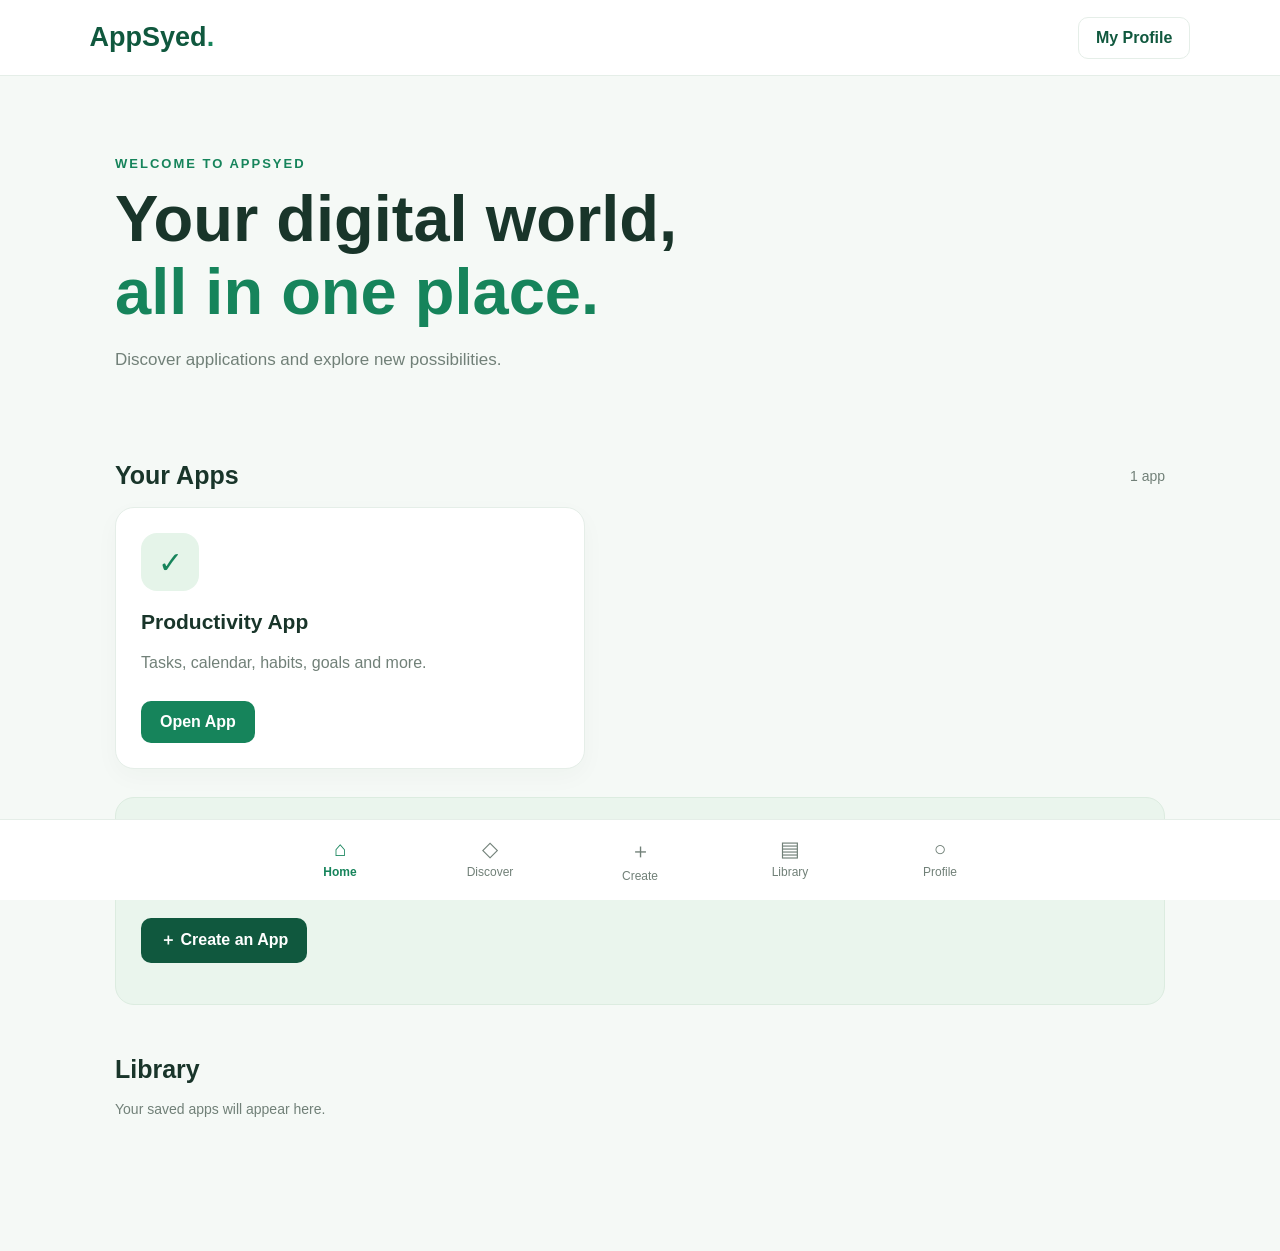
<file: index.html>
<!DOCTYPE html>
<html lang="en">
<head>
<meta charset="UTF-8">
<meta name="viewport" content="width=device-width, initial-scale=1">
<meta name="theme-color" content="#16845b">
<title>AppSyed</title>
<style>
:root{
  --green:#16845b;--dark:#10583e;--bg:#f5f9f6;
  --text:#19352a;--muted:#718078;--border:#e5eee8;
}
*{box-sizing:border-box}
body{margin:0;font-family:Arial,sans-serif;background:var(--bg);color:var(--text)}
button,input{font:inherit}
button,a{cursor:pointer}
a{text-decoration:none;color:inherit}
header{
  height:76px;background:white;border-bottom:1px solid var(--border);
  display:flex;align-items:center;justify-content:space-between;padding:0 7%;
}
.logo{font-size:27px;font-weight:800;color:var(--dark)}
.logo span{color:var(--green)}
.profile-btn{
  border:1px solid var(--border);background:white;padding:11px 17px;
  border-radius:10px;color:var(--dark);font-weight:bold
}
main{width:min(1050px,88%);margin:auto;padding:55px 0 120px}
.hero{padding:25px 0 45px}
.eyebrow{color:var(--green);font-size:13px;font-weight:bold;letter-spacing:2px}
.hero h1{font-size:clamp(38px,6vw,65px);line-height:1.12;margin:12px 0}
.hero h1 span{color:var(--green)}
.hero p{font-size:17px;color:var(--muted);line-height:1.7}
.section-heading{
  display:flex;align-items:center;justify-content:space-between;
  margin:25px 0 17px
}
.section-heading h2{margin:0;font-size:25px}
.count{color:var(--muted);font-size:14px}
.app-card{
  background:white;border:1px solid var(--border);border-radius:19px;
  padding:25px;max-width:470px;box-shadow:0 8px 25px #18352a08
}
.app-icon{
  height:58px;width:58px;border-radius:16px;background:#e5f4e9;
  color:var(--green);display:grid;place-items:center;font-size:30px
}
.app-card h3{font-size:21px;margin:19px 0 8px}
.app-card p,.creator p{color:var(--muted);line-height:1.6}
.open-btn,.create-btn{
  display:inline-block;border:0;background:var(--green);color:white;
  padding:12px 19px;border-radius:10px;font-weight:bold;margin-top:9px
}
.creator{
  margin-top:28px;padding:25px;border-radius:19px;
  background:#eaf5ed;border:1px solid #dcece0
}
.creator h2{margin:0}
.creator button{background:var(--dark)}
.bottom-nav{
  position:fixed;bottom:0;left:0;right:0;display:flex;justify-content:center;
  background:white;border-top:1px solid var(--border);
  padding:10px 8px calc(10px + env(safe-area-inset-bottom));z-index:5
}
.bottom-nav a{
  flex:1;max-width:150px;text-align:center;color:var(--muted);
  font-size:12px;padding:7px 2px
}
.bottom-nav a span{display:block;font-size:21px;margin-bottom:4px}
.bottom-nav a.active{color:var(--green);font-weight:bold}
.overlay{
  display:none;position:fixed;inset:0;background:#10251c99;
  z-index:10;overflow:auto;padding:22px
}
.overlay.show{display:grid;place-items:center}
.dialog{
  background:white;border-radius:19px;padding:25px;width:min(480px,100%);
  max-height:92vh;overflow:auto
}
.dialog h2{margin-top:0}
.close{float:right;border:0;background:#edf5ef;border-radius:8px;padding:8px 12px}
.field{
  width:100%;padding:13px;margin:9px 0;
  border:1px solid var(--border);border-radius:10px
}
.action{
  width:100%;border:0;border-radius:10px;padding:13px;
  margin-top:9px;background:var(--green);color:white;font-weight:bold
}
.secondary{background:#edf5ef;color:var(--dark)}
.text-button{border:0;background:none;color:var(--green);padding:13px 0}
.profile-item{
  width:100%;display:flex;align-items:center;gap:12px;text-align:left;
  padding:12px;border:1px solid var(--border);border-radius:12px;
  background:white;margin:9px 0;color:var(--text)
}
.avatar{
  width:42px;height:42px;border-radius:13px;background:#e5f4e9;
  color:var(--green);display:grid;place-items:center;font-weight:bold;
  flex-shrink:0
}
.profile-info{flex:1}
.profile-info small{display:block;color:var(--muted);margin-top:4px}
.message{font-size:13px;color:#b53c3c;line-height:1.5;min-height:18px}
.notice{
  font-size:13px;color:var(--dark);background:#edf5ef;
  padding:11px;border-radius:9px;line-height:1.5;margin:12px 0
}
.owner-tools{border-top:1px solid var(--border);margin-top:18px;padding-top:15px}
.owner-tools h3{margin-bottom:5px}
.member-row{
  padding:12px 0;border-bottom:1px solid var(--border);
  display:flex;align-items:center;justify-content:space-between;gap:10px
}
.member-row small{display:block;color:var(--muted);margin-top:4px}
.manage-btn{
  border:0;background:var(--soft,#eaf5ed);color:var(--dark);
  padding:9px 11px;border-radius:9px;font-weight:bold;white-space:nowrap
}
.permission-list{display:grid;gap:9px;margin:18px 0}
.permission-option{
  display:flex;align-items:center;gap:11px;padding:12px;
  border:1px solid var(--border);border-radius:10px
}
.permission-option input{width:19px;height:19px;accent-color:var(--green)}
.permission-option span{flex:1}
.permission-option small{display:block;color:var(--muted);margin-top:3px}
@media(max-width:600px){
  header{height:65px;padding:0 5%}
  main{width:90%;padding-top:35px}
  .hero{padding-bottom:28px}
  .hero p{font-size:15px}
  .dialog{padding:20px}
}
</style>
</head>
<body>

<header>
  <a class="logo" href="index.html">AppSyed<span>.</span></a>
  <button class="profile-btn" onclick="openProfiles()">My Profile</button>
</header>

<main>
  <section class="hero" id="home">
    <div class="eyebrow">WELCOME TO APPSYED</div>
    <h1>Your digital world,<br><span>all in one place.</span></h1>
    <p>Discover applications and explore new possibilities.</p>
  </section>

  <section id="discover">
    <div class="section-heading">
      <h2>Your Apps</h2>
      <span class="count">1 app</span>
    </div>
    <article class="app-card">
      <div class="app-icon">✓</div>
      <h3>Productivity App</h3>
      <p>Tasks, calendar, habits, goals and more.</p>
      <a class="open-btn" href="src/apps/productivity.html">Open App</a>
    </article>
  </section>

  <section class="creator" id="create">
    <h2>Creator Studio</h2>
    <p>Have an idea? Create your own application and publish it on AppSyed.</p>
    <button class="create-btn" onclick="showCreatorMessage()">＋ Create an App</button>
    <p id="creatorMessage" aria-live="polite"></p>
  </section>

  <section id="library" style="padding-top:25px">
    <div class="section-heading"><h2>Library</h2></div>
    <p class="count">Your saved apps will appear here.</p>
  </section>
</main>

<nav class="bottom-nav">
  <a href="#home" class="active"><span>⌂</span>Home</a>
  <a href="#discover"><span>◇</span>Discover</a>
  <a href="#create"><span>＋</span>Create</a>
  <a href="#library"><span>▤</span>Library</a>
  <a href="#profile" onclick="openProfiles();return false"><span>○</span>Profile</a>
</nav>

<!-- PROFILE WINDOW -->
<div class="overlay" id="profileOverlay">
  <div class="dialog">
    <button class="close" onclick="closeDialogs()">✕</button>
    <h2>My Profile</h2>
    <p style="color:var(--muted)">Choose your profile to continue.</p>

    <div id="signedInStatus"></div>
    <div id="profileList"></div>

    <div id="ownerTools" class="owner-tools" style="display:none">
      <h3>Pending profile requests</h3>
      <p class="count">Approve profiles to let them sign in.</p>
      <div id="pendingList"></div>

      <h3 style="margin-top:23px">Family permissions</h3>
      <p class="count">Choose what each approved family member can access.</p>
      <div id="memberPermissionsList"></div>
    </div>

    <div id="profileMessage" class="message"></div>
    <button class="action" onclick="showCreate()">＋ Add a profile</button>
    <button id="signOutButton" class="action secondary"
      style="display:none" onclick="signOut()">Sign out of current profile</button>
    <p class="notice">Profiles and permissions are saved in device-managed browser storage.</p>
  </div>
</div>

<!-- PIN WINDOW -->
<div class="overlay" id="loginOverlay">
  <div class="dialog">
    <button class="close" onclick="closeDialogs()">✕</button>
    <h2 id="loginTitle">Enter your PIN</h2>
    <p style="color:var(--muted)">Enter your PIN to open your profile.</p>
    <input id="loginPin" class="field" type="password"
      inputmode="numeric" maxlength="8" placeholder="4–8 digit PIN">
    <div id="loginMessage" class="message"></div>
    <button class="action" onclick="login()">Continue</button>
    <button class="text-button" onclick="backToProfiles()">← Back to profiles</button>
  </div>
</div>

<!-- CREATE PROFILE WINDOW -->
<div class="overlay" id="createOverlay">
  <div class="dialog">
    <button class="close" onclick="closeDialogs()">✕</button>
    <h2>Create a profile</h2>
    <p style="color:var(--muted)">Create a separate profile with its own PIN.</p>
    <input id="newName" class="field" maxlength="35" placeholder="Profile name">
    <input id="newPin" class="field" type="password"
      inputmode="numeric" maxlength="8" placeholder="Create a 4–8 digit PIN">
    <input id="confirmPin" class="field" type="password"
      inputmode="numeric" maxlength="8" placeholder="Confirm PIN">
    <div id="createMessage" class="message"></div>
    <button class="action" onclick="createProfile()">Create profile</button>
    <button class="text-button" onclick="backToProfiles()">← Back</button>
  </div>
</div>

<!-- PERMISSIONS WINDOW -->
<div class="overlay" id="permissionsOverlay">
  <div class="dialog">
    <button class="close" onclick="closeDialogs()">✕</button>
    <h2>Member permissions</h2>
    <p style="color:var(--muted)" id="permissionMemberName"></p>
    <p class="notice">Tick the sections this member is allowed to open.</p>
    <div id="permissionOptions" class="permission-list"></div>
    <div id="permissionMessage" class="message"></div>
    <button class="action" onclick="savePermissions()">Save permissions</button>
    <button class="text-button" onclick="backToOwnerPanel()">← Back to family settings</button>
  </div>
</div>

<script src="src/storage.js"></script>
<script>
"use strict";

const ACTIVE_PROFILE_KEY="appsyed_active_profile";

const PERMISSIONS=[
  {key:"tasks",name:"Tasks",description:"Create and manage tasks"},
  {key:"calendar",name:"Calendar",description:"View task deadlines and calendar"},
  {key:"habits",name:"Habits",description:"Manage daily habits"},
  {key:"goals",name:"Goals",description:"Create and update goals"},
  {key:"focus",name:"Focus",description:"Use the focus timer"},
  {key:"statistics",name:"Statistics",description:"View productivity statistics"},
  {key:"files",name:"Files",description:"Save and open attachments"},
  {key:"settings",name:"Settings",description:"Change personal app settings"}
];

let selectedProfile=null;
let permissionsMemberId=null;

function closeDialogs(){
  document.querySelectorAll(".overlay").forEach(el=>el.classList.remove("show"));
}
function showOverlay(id){
  closeDialogs();
  document.getElementById(id).classList.add("show");
}
function openProfiles(){
  showOverlay("profileOverlay");
  loadProfiles();
}
function backToProfiles(){openProfiles();}
function backToOwnerPanel(){openProfiles();}

function showCreate(){
  showOverlay("createOverlay");
  document.getElementById("createMessage").textContent="";
  document.getElementById("newName").value="";
  document.getElementById("newPin").value="";
  document.getElementById("confirmPin").value="";
}
function showLogin(profile){
  selectedProfile=profile;
  showOverlay("loginOverlay");
  document.getElementById("loginTitle").textContent="Hello, "+profile.name;
  document.getElementById("loginPin").value="";
  document.getElementById("loginMessage").textContent="";
}

function bytesToBase64(bytes){
  return btoa(Array.from(bytes).map(b=>String.fromCharCode(b)).join(""));
}
async function hashPin(pin,salt){
  const key=await crypto.subtle.importKey(
    "raw",new TextEncoder().encode(pin),"PBKDF2",false,["deriveBits"]
  );
  const result=await crypto.subtle.deriveBits({
    name:"PBKDF2",salt,iterations:150000,hash:"SHA-256"
  },key,256);
  return bytesToBase64(new Uint8Array(result));
}

async function createProfile(){
  const message=document.getElementById("createMessage");
  const name=document.getElementById("newName").value.trim();
  const pin=document.getElementById("newPin").value;
  const confirm=document.getElementById("confirmPin").value;
  message.textContent="";

  if(!name){message.textContent="Enter a profile name.";return;}
  if(!/^\d{4,8}$/.test(pin)){message.textContent="PIN must be 4–8 digits.";return;}
  if(pin!==confirm){message.textContent="The PINs do not match.";return;}

  try{
    const profiles=await AppSyedStorage.getProfiles();
    const isOwner=profiles.length===0;
    const salt=crypto.getRandomValues(new Uint8Array(16));

    const profile={
      id:crypto.randomUUID(),
      name,
      role:isOwner?"Main Owner":"Family Member",
      status:isOwner?"approved":"pending",
      pinSalt:bytesToBase64(salt),
      pinHash:await hashPin(pin,salt),
      permissions:Object.fromEntries(PERMISSIONS.map(item=>[item.key,true])),
      createdAt:new Date().toISOString()
    };

    await AppSyedStorage.saveProfile(profile);
    closeDialogs();
    openProfiles();

    if(!isOwner){
      document.getElementById("profileMessage").textContent=
        "Profile request saved. The Main Owner must approve it.";
    }
  }catch(error){
    message.textContent=error.message||"Could not save the profile.";
  }
}

async function loadProfiles(){
  const list=document.getElementById("profileList");
  const message=document.getElementById("profileMessage");
  const ownerTools=document.getElementById("ownerTools");
  const signedIn=document.getElementById("signedInStatus");
  const signOut=document.getElementById("signOutButton");

  list.replaceChildren();
  message.textContent="";
  ownerTools.style.display="none";
  signedIn.replaceChildren();
  signOut.style.display="none";

  try{
    const profiles=await AppSyedStorage.getProfiles();
    const activeId=sessionStorage.getItem(ACTIVE_PROFILE_KEY);
    const active=activeId?profiles.find(p=>
      p.id===activeId&&p.status==="approved"
    ):null;

    if(active){
      const box=document.createElement("div");
      box.className="notice";
      box.textContent="Signed in as "+active.name+" ("+active.role+").";
      signedIn.append(box);
      signOut.style.display="block";
    }

    const approved=profiles.filter(p=>p.status==="approved");
    const pending=profiles.filter(p=>p.status==="pending");

    if(!approved.length){
      const note=document.createElement("p");
      note.className="count";
      note.textContent="No profiles yet. Create the first profile to become Main Owner.";
      list.append(note);
    }

    approved.forEach(profile=>{
      const button=document.createElement("button");
      button.className="profile-item";

      const avatar=document.createElement("span");
      avatar.className="avatar";
      avatar.textContent=profile.name.charAt(0).toUpperCase();

      const info=document.createElement("span");
      info.className="profile-info";

      const name=document.createElement("strong");
      name.textContent=profile.name;

      const role=document.createElement("small");
      role.textContent=profile.role;

      info.append(name,role);
      button.append(avatar,info);
      button.onclick=()=>showLogin(profile);
      list.append(button);
    });

    if(active&&active.role==="Main Owner"){
      ownerTools.style.display="block";
      renderPendingRequests(pending);
      renderMemberPermissionList(approved);
    }else if(pending.length){
      const note=document.createElement("p");
      note.className="notice";
      note.textContent=pending.length+" profile request(s) awaiting Main Owner approval.";
      list.append(note);
    }
  }catch(error){
    message.textContent="Could not read device storage. Check that src/storage.js is saved.";
  }
}

function renderPendingRequests(pending){
  const container=document.getElementById("pendingList");
  container.replaceChildren();

  if(!pending.length){
    const note=document.createElement("p");
    note.className="count";
    note.textContent="There are no pending requests.";
    container.append(note);
    return;
  }

  pending.forEach(request=>{
    const row=document.createElement("div");
    row.className="member-row";

    const info=document.createElement("div");
    const name=document.createElement("strong");
    name.textContent=request.name;
    const detail=document.createElement("small");
    detail.textContent="Waiting for approval";
    info.append(name,detail);

    const approve=document.createElement("button");
    approve.className="manage-btn";
    approve.textContent="Approve";
    approve.onclick=()=>approveProfile(request.id);

    row.append(info,approve);
    container.append(row);
  });
}

function renderMemberPermissionList(approved){
  const container=document.getElementById("memberPermissionsList");
  container.replaceChildren();

  const members=approved.filter(p=>p.role!=="Main Owner");

  if(!members.length){
    const note=document.createElement("p");
    note.className="count";
    note.textContent="Approved family profiles will appear here.";
    container.append(note);
    return;
  }

  members.forEach(member=>{
    const row=document.createElement("div");
    row.className="member-row";

    const info=document.createElement("div");
    const name=document.createElement("strong");
    name.textContent=member.name;
    const detail=document.createElement("small");
    const permissions=member.permissions||{};
    const allowed=PERMISSIONS.filter(item=>permissions[item.key]!==false).length;
    detail.textContent=allowed+" of "+PERMISSIONS.length+" sections allowed";
    info.append(name,detail);

    const manage=document.createElement("button");
    manage.className="manage-btn";
    manage.textContent="Manage";
    manage.onclick=()=>openPermissions(member.id);

    row.append(info,manage);
    container.append(row);
  });
}

async function approveProfile(profileId){
  const message=document.getElementById("profileMessage");
  try{
    const ownerId=sessionStorage.getItem(ACTIVE_PROFILE_KEY);
    const owner=ownerId?await AppSyedStorage.getProfile(ownerId):null;

    if(!owner||owner.role!=="Main Owner"||owner.status!=="approved"){
      message.textContent="Only the signed-in Main Owner can approve profiles.";
      return;
    }

    const request=await AppSyedStorage.getProfile(profileId);
    if(!request||request.status!=="pending"){
      message.textContent="This request is no longer pending.";
      return;
    }

    request.status="approved";
    request.approvedAt=new Date().toISOString();
    request.approvedBy=owner.id;
    request.permissions=request.permissions||Object.fromEntries(
      PERMISSIONS.map(item=>[item.key,true])
    );

    await AppSyedStorage.saveProfile(request);
    await loadProfiles();
    document.getElementById("profileMessage").textContent=
      request.name+" has been approved.";
  }catch(error){
    message.textContent="Could not approve this profile.";
  }
}

async function openPermissions(memberId){
  const ownerId=sessionStorage.getItem(ACTIVE_PROFILE_KEY);
  const owner=ownerId?await AppSyedStorage.getProfile(ownerId):null;

  if(!owner||owner.role!=="Main Owner"){
    document.getElementById("profileMessage").textContent=
      "Only the Main Owner can change family permissions.";
    return;
  }

  const member=await AppSyedStorage.getProfile(memberId);
  if(!member||member.role==="Main Owner"||member.status!=="approved")return;

  permissionsMemberId=memberId;
  document.getElementById("permissionMemberName").textContent=
    "Choose sections allowed for "+member.name+".";

  const current=member.permissions||{};
  const container=document.getElementById("permissionOptions");
  container.replaceChildren();

  PERMISSIONS.forEach(item=>{
    const label=document.createElement("label");
    label.className="permission-option";

    const checkbox=document.createElement("input");
    checkbox.type="checkbox";
    checkbox.dataset.permission=item.key;
    checkbox.checked=current[item.key]!==false;

    const text=document.createElement("span");
    const name=document.createElement("strong");
    name.textContent=item.name;
    const description=document.createElement("small");
    description.textContent=item.description;
    text.append(name,description);

    label.append(checkbox,text);
    container.append(label);
  });

  document.getElementById("permissionMessage").textContent="";
  showOverlay("permissionsOverlay");
}

async function savePermissions(){
  const message=document.getElementById("permissionMessage");
  message.textContent="";

  try{
    const ownerId=sessionStorage.getItem(ACTIVE_PROFILE_KEY);
    const owner=ownerId?await AppSyedStorage.getProfile(ownerId):null;

    if(!owner||owner.role!=="Main Owner"||owner.status!=="approved"){
      message.textContent="Only the Main Owner can save permissions.";
      return;
    }

    const member=await AppSyedStorage.getProfile(permissionsMemberId);
    if(!member||member.role==="Main Owner"){
      message.textContent="Family profile not found.";
      return;
    }

    const permissions={};
    document.querySelectorAll("[data-permission]").forEach(input=>{
      permissions[input.dataset.permission]=input.checked;
    });

    member.permissions=permissions;
    member.permissionsUpdatedAt=new Date().toISOString();
    await AppSyedStorage.saveProfile(member);

    openProfiles();
    document.getElementById("profileMessage").textContent=
      "Permissions saved for "+member.name+".";
  }catch(error){
    message.textContent="Could not save these permissions. Try again.";
  }
}

async function login(){
  const message=document.getElementById("loginMessage");
  const pin=document.getElementById("loginPin").value;
  message.textContent="";

  if(!selectedProfile){message.textContent="Choose a profile first.";return;}
  if(!/^\d{4,8}$/.test(pin)){message.textContent="Enter your 4–8 digit PIN.";return;}

  try{
    const profile=await AppSyedStorage.getProfile(selectedProfile.id);

    if(!profile||profile.status!=="approved"){
      message.textContent="This profile has not been approved yet.";
      return;
    }

    const salt=Uint8Array.from(atob(profile.pinSalt),c=>c.charCodeAt(0));
    const entered=await hashPin(pin,salt);

    if(entered!==profile.pinHash){
      message.textContent="Incorrect PIN. Try again.";
      return;
    }

    sessionStorage.setItem(ACTIVE_PROFILE_KEY,profile.id);
    selectedProfile=null;

    if(profile.role==="Main Owner"){
      openProfiles();
      document.getElementById("profileMessage").textContent=
        "Main Owner signed in. Family settings are available below.";
    }else{
      closeDialogs();
      alert("Welcome, "+profile.name+"! Your family permissions are saved.");
    }
  }catch(error){
    message.textContent="Could not verify your PIN. Please try again.";
  }
}

function signOut(){
  sessionStorage.removeItem(ACTIVE_PROFILE_KEY);
  selectedProfile=null;
  openProfiles();
  document.getElementById("profileMessage").textContent="You have signed out.";
}

function showCreatorMessage(){
  document.getElementById("creatorMessage").textContent=
    "Creator Studio is coming next. App creation and publishing will be free.";
}

document.querySelectorAll(".bottom-nav a").forEach(link=>{
  link.addEventListener("click",()=>{
    document.querySelectorAll(".bottom-nav a").forEach(a=>a.classList.remove("active"));
    link.classList.add("active");
  });
});

async function initialise(){
  try{
    await AppSyedStorage.openDatabase();
  }catch(error){
    console.error("AppSyed storage could not open:",error);
  }
}
initialise();
</script>
</body>
</html>
</file>
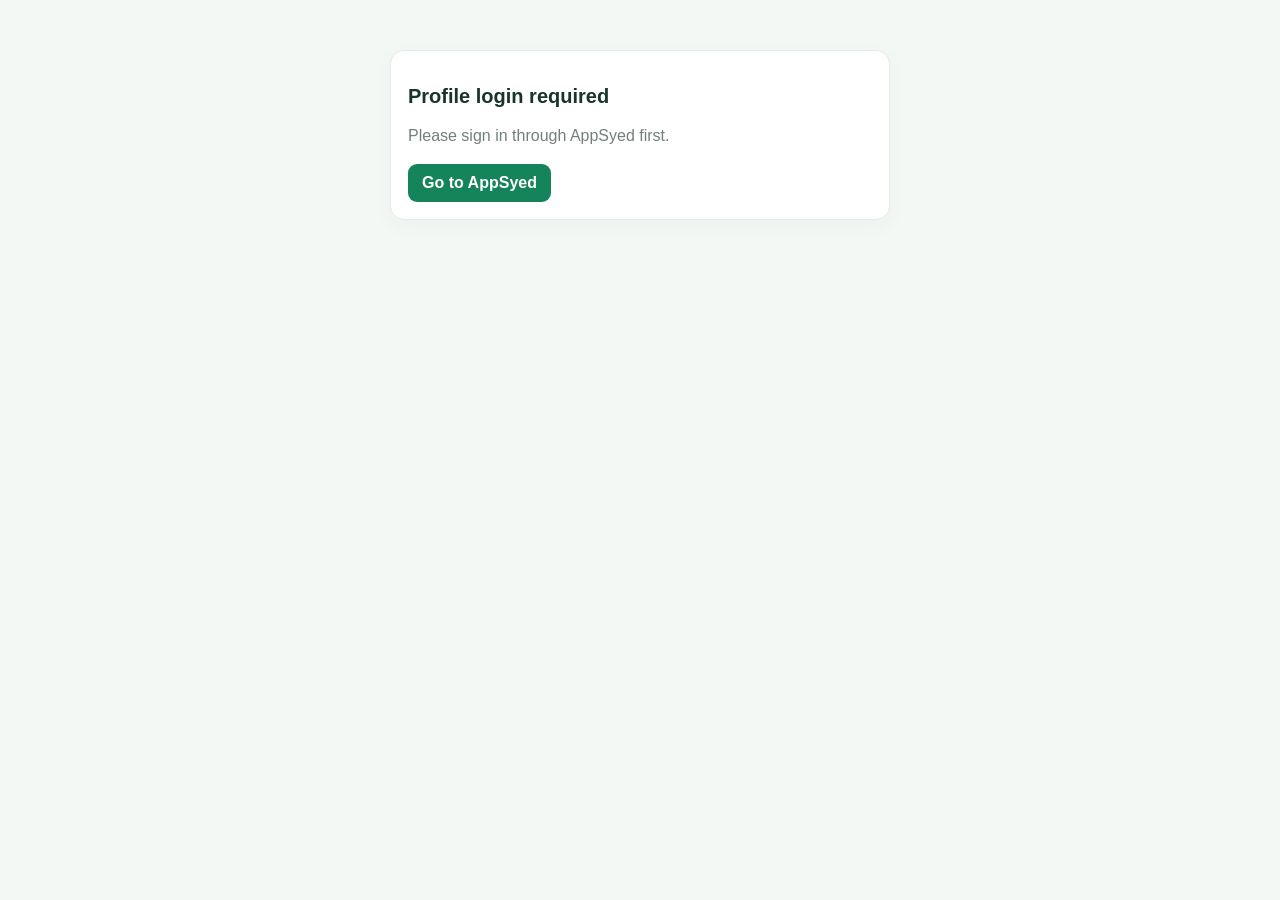
<file: src/apps/productivity.html>
<!DOCTYPE html>
<html lang="en">
<head>
<meta charset="UTF-8">
<meta name="viewport" content="width=device-width, initial-scale=1">
<meta name="theme-color" content="#16845b">
<title>AppSyed Productivity</title>

<style>
:root{
  --g:#16845b;--d:#10583e;--bg:#f4f8f5;--panel:#fff;
  --t:#19352a;--m:#718078;--b:#e5ece7;--soft:#eaf5ed;
}
body.dark{
  --bg:#15221b;--panel:#203129;--t:#edf6ef;
  --m:#aab9af;--b:#35483c;--soft:#2b4234;
}
*{box-sizing:border-box}
body{margin:0;background:var(--bg);color:var(--t);font-family:Arial,sans-serif}
button,input,select,textarea{font:inherit}
button{cursor:pointer}
.hide{display:none!important}
header{
  position:sticky;top:0;z-index:5;background:var(--panel);
  border-bottom:1px solid var(--b);padding:15px 5%;
  display:flex;align-items:center;justify-content:space-between
}
.logo{font-size:24px;font-weight:bold;color:var(--g);text-decoration:none}
header small{color:var(--m)}
main{width:min(1100px,92%);margin:auto;padding:25px 0 110px}
.page{display:none}
.page.active{display:block}
h1{font-size:29px;margin:0 0 7px}
h2{font-size:20px}
.muted,.note{color:var(--m);line-height:1.5}
.grid{display:grid;grid-template-columns:repeat(auto-fit,minmax(165px,1fr));gap:13px}
.card,.task,.member-card{
  background:var(--panel);border:1px solid var(--b);
  border-radius:14px;padding:17px;box-shadow:0 6px 20px #153d2709
}
.stat-label{color:var(--m);font-size:13px}
.stat-number{font-size:28px;font-weight:bold;margin-top:9px}
.green{color:var(--g)}
.section-title{
  display:flex;justify-content:space-between;align-items:center;
  gap:10px;margin:25px 0 12px
}
.section-title h2{margin:0}
.field{margin:10px 0}
.field label{display:block;font-size:12px;color:var(--m);margin-bottom:6px}
input,select,textarea{
  width:100%;padding:11px;border:1px solid var(--b);
  border-radius:9px;background:var(--panel);color:var(--t)
}
textarea{min-height:75px}
.form-grid{display:grid;grid-template-columns:1fr 1fr;gap:10px}
.full{grid-column:1/-1}
.primary,.secondary,.danger{
  border:0;padding:10px 14px;border-radius:9px;font-weight:bold
}
.primary{background:var(--g);color:white}
.secondary{background:var(--soft);color:var(--d)}
body.dark .secondary{color:#c4ebd0}
.danger{background:#fbeaea;color:#b53c3c}
.actions{display:flex;gap:8px;flex-wrap:wrap;margin-top:12px}
.task-list{display:grid;gap:10px}
.task{box-shadow:none}
.task-title{font-weight:bold}
.task-meta{font-size:12px;color:var(--m);margin-top:8px;line-height:1.6}
.task-check{width:18px;height:18px;accent-color:var(--g)}
.task-head{display:flex;gap:10px;align-items:flex-start}
.task-content{flex:1;min-width:0}
.tag{
  display:inline-block;background:var(--soft);color:var(--d);
  padding:4px 8px;border-radius:18px;margin:3px 4px 0 0;font-size:11px
}
body.dark .tag{color:#c4ebd0}
.tag.red{background:#fbeaea;color:#b53c3c}
.tag.shared{background:#e8efff;color:#3456a4}
.filters{display:flex;gap:6px;flex-wrap:wrap;margin:13px 0}
.filters button{
  border:1px solid var(--b);border-radius:20px;background:var(--panel);
  color:var(--t);padding:7px 11px;font-size:12px
}
.filters button.selected{background:var(--g);color:white}
.empty{
  padding:22px;border:1px dashed var(--b);border-radius:12px;
  text-align:center;color:var(--m)
}
.progress{height:9px;border-radius:10px;background:var(--b);overflow:hidden;margin:10px 0}
.progress div{height:100%;background:var(--g)}
.ring{
  width:115px;height:115px;border-radius:50%;
  background:conic-gradient(var(--g) var(--p),var(--b) 0);
  display:grid;place-items:center
}
.ring-inner{
  width:90px;height:90px;border-radius:50%;background:var(--panel);
  display:grid;place-items:center;font-weight:bold
}
.member-card{margin-bottom:12px;box-shadow:none}
.timer{text-align:center;padding:25px}
.timer-display{font-size:58px;font-weight:bold;margin:20px 0}
.request-card{
  background:var(--panel);border:1px solid var(--b);
  border-radius:13px;padding:15px;margin:12px 0
}
.request-card h3{margin:0 0 8px}
.request-status{font-size:12px;font-weight:bold;color:var(--g)}
.privacy-note{
  background:var(--soft);color:var(--d);padding:13px;
  border-radius:10px;font-size:13px;line-height:1.6;margin:14px 0
}
body.dark .privacy-note{color:#c4ebd0}
nav{
  position:fixed;bottom:0;left:0;right:0;z-index:8;
  display:flex;overflow-x:auto;background:var(--panel);
  border-top:1px solid var(--b);
  padding:7px 4px calc(7px + env(safe-area-inset-bottom))
}
nav button{
  flex:1;min-width:65px;border:0;background:none;color:var(--m);
  font-size:11px;padding:7px 4px;white-space:nowrap
}
nav button span{display:block;font-size:19px;margin-bottom:4px}
nav button.active{color:var(--g);font-weight:bold}
@media(max-width:600px){
  main{padding-top:20px}
  .form-grid{grid-template-columns:1fr}
  .full{grid-column:auto}
  .timer-display{font-size:48px}
}
</style>
</head>

<body>
<div id="locked" style="width:min(500px,90%);margin:50px auto">
  <div class="card">
    <h2>Profile login required</h2>
    <p class="muted">Please sign in through AppSyed first.</p>
    <a href="../../index.html" class="primary"
       style="display:inline-block;text-decoration:none">Go to AppSyed</a>
  </div>
</div>

<div id="app" class="hide">
<header>
  <a class="logo" href="../../index.html">AppSyed.</a>
  <small id="who"></small>
</header>

<main>
<section class="page active" id="dashboard">
  <h1>Dashboard</h1>
  <p class="muted" id="todayLabel"></p>
  <div class="grid">
    <div class="card"><div class="stat-label">Due Today</div><div class="stat-number" id="dueCount">0</div></div>
    <div class="card"><div class="stat-label">Upcoming</div><div class="stat-number green" id="upcomingCount">0</div></div>
    <div class="card"><div class="stat-label">Overdue</div><div class="stat-number" id="overdueCount">0</div></div>
    <div class="card"><div class="stat-label">Completed</div><div class="stat-number" id="completedCount">0</div></div>
  </div>

  <div class="section-title"><h2>Today's progress</h2></div>
  <div class="card" style="display:flex;align-items:center;gap:20px;flex-wrap:wrap">
    <div class="ring" id="ring" style="--p:0%">
      <div class="ring-inner" id="percent">0.00%</div>
    </div>
    <div>
      <strong id="progressText">Start your day!</strong>
      <p class="note">Your progress is based on your own tasks due today.</p>
    </div>
  </div>

  <div class="section-title">
    <h2>Today's tasks</h2>
    <button class="secondary" onclick="showPage('tasks')">View tasks</button>
  </div>
  <div id="todayTasks" class="task-list"></div>

  <div class="section-title"><h2>Overdue tasks</h2></div>
  <div id="overdueTasks" class="task-list"></div>
</section>

<section class="page" id="tasks">
  <h1>Tasks</h1>
  <p class="muted">Create and manage your own tasks and approved shared family tasks.</p>

  <div class="card">
    <h2 id="formTitle">＋ Add a task</h2>
    <form id="taskForm">
      <input type="hidden" id="editId">
      <div class="field">
        <label>Task title *</label>
        <input id="taskTitle" required maxlength="120">
      </div>
      <div class="field">
        <label>Description</label>
        <textarea id="taskDescription"></textarea>
      </div>
      <div class="form-grid">
        <div class="field"><label>Start date</label><input id="startDate" type="date"></div>
        <div class="field"><label>Due date</label><input id="dueDate" type="date"></div>
        <div class="field"><label>Due time</label><input id="dueTime" type="time"></div>
        <div class="field">
          <label>Priority</label>
          <select id="priority"><option>Medium</option><option>High</option><option>Low</option></select>
        </div>
        <div class="field">
          <label>Category</label>
          <select id="category">
            <option>School</option><option>Work</option><option>Personal</option>
            <option>Shopping</option><option>Family</option><option>Other</option>
          </select>
        </div>
        <div class="field">
          <label>Repeat</label>
          <select id="repeat">
            <option value="none">None</option><option value="daily">Daily</option>
            <option value="weekly">Weekly</option><option value="monthly">Monthly</option>
          </select>
        </div>
      </div>
      <div class="actions">
        <button class="primary">Save task</button>
        <button type="button" class="secondary hide" id="cancelEdit" onclick="resetForm()">Cancel</button>
      </div>
      <p id="taskMessage" class="note"></p>
    </form>
  </div>

  <div class="section-title"><h2>Your tasks</h2></div>
  <input id="search" placeholder="Search your tasks..." oninput="renderTasks()">
  <div class="filters" id="filters">
    <button class="selected" data-filter="all">All</button>
    <button data-filter="today">Today</button>
    <button data-filter="upcoming">Upcoming</button>
    <button data-filter="overdue">Overdue</button>
    <button data-filter="completed">Completed</button>
    <button data-filter="none">No deadline</button>
  </div>
  <div id="taskList" class="task-list"></div>
</section>

<section class="page" id="calendar">
  <h1>Calendar</h1>
  <p class="muted">Your own task deadlines and approved shared family tasks.</p>
  <div class="card">
    <label class="note">Choose month</label>
    <input id="month" type="month">
  </div>
  <div id="calendarList"></div>
</section>

<section class="page" id="habits">
  <h1>Habits</h1>
  <p class="muted">Your private routines and progress.</p>
  <div class="card">
    <form id="habitForm">
      <div class="field">
        <label>Habit name</label>
        <input id="habitName" required placeholder="Example: Read every day">
      </div>
      <div class="field">
        <label>Schedule</label>
        <select id="habitSchedule">
          <option>Daily</option><option>Weekdays</option>
          <option>Weekly</option><option>Custom</option>
        </select>
      </div>
      <button class="primary">Add habit</button>
    </form>
  </div>
  <div class="section-title"><h2>Your habits</h2></div>
  <div id="habitList"></div>
</section>

<section class="page" id="goals">
  <h1>Goals</h1>
  <p class="muted">Your private short-term and long-term goals.</p>
  <div class="card">
    <form id="goalForm">
      <div class="field"><label>Goal name</label><input id="goalName" required></div>
      <div class="form-grid">
        <div class="field"><label>Target amount</label><input id="goalTarget" type="number" min="1" value="10" required></div>
        <div class="field"><label>Unit</label><input id="goalUnit" placeholder="Pages, hours, etc."></div>
      </div>
      <div class="field"><label>Target date</label><input id="goalDate" type="date"></div>
      <button class="primary">Add goal</button>
    </form>
  </div>
  <div class="section-title"><h2>Your goals</h2></div>
  <div id="goalList"></div>
</section>

<section class="page" id="focus">
  <h1>Focus</h1>
  <p class="muted">Your private focus sessions.</p>
  <div class="card timer">
    <strong id="timerMode">FOCUS SESSION</strong>
    <div class="timer-display" id="timer">25:00</div>
    <div style="max-width:220px;margin:auto" class="field">
      <label>Minutes</label>
      <input id="minutes" type="number" min="1" max="180" value="25">
    </div>
    <div class="actions" style="justify-content:center">
      <button class="primary" onclick="startTimer()">Start</button>
      <button class="secondary" onclick="pauseTimer()">Pause</button>
      <button class="secondary" onclick="resetTimer()">Reset</button>
    </div>
    <p class="note" id="timerMessage"></p>
  </div>
</section>

<section class="page" id="statistics">
  <h1>Statistics</h1>
  <p class="muted">Your private productivity summary.</p>
  <div class="grid">
    <div class="card"><div class="stat-label">Total tasks</div><div class="stat-number" id="statTotal">0</div></div>
    <div class="card"><div class="stat-label">Completed</div><div class="stat-number green" id="statDone">0</div></div>
    <div class="card"><div class="stat-label">Completion rate</div><div class="stat-number" id="statRate">0%</div></div>
    <div class="card"><div class="stat-label">Focus sessions</div><div class="stat-number" id="statFocus">0</div></div>
  </div>
</section>

<!-- FAMILY SHARING: NO PRIVATE MEMBER RECORDS ARE LOADED HERE -->
<section class="page" id="family">
  <h1>Family Sharing</h1>
  <p class="muted">Request tasks for the whole family. Private profile information stays separate.</p>

  <div class="privacy-note">
    <strong>Family privacy:</strong> No family member can view another person's private tasks,
    habits, goals, focus sessions, files or statistics. This page only shows information
    intentionally submitted as a family task request.
  </div>

  <div class="card">
    <h2 id="familyFormTitle">Request a shared family task</h2>
    <p class="note" id="familyFormDescription">
      Send a request to the Main Owner. If approved, the task will be added separately
      to every approved family profile.
    </p>

    <form id="familyRequestForm">
      <div class="field">
        <label>Task title *</label>
        <input id="familyTaskTitle" required maxlength="120"
               placeholder="Example: Family trip to Dubai">
      </div>
      <div class="field">
        <label>Description</label>
        <textarea id="familyTaskDescription"
                  placeholder="Details about the family plan"></textarea>
      </div>
      <div class="form-grid">
        <div class="field">
          <label>Due date</label>
          <input id="familyTaskDate" type="date">
        </div>
        <div class="field">
          <label>Due time</label>
          <input id="familyTaskTime" type="time">
        </div>
        <div class="field">
          <label>Priority</label>
          <select id="familyTaskPriority">
            <option>Medium</option><option>High</option><option>Low</option>
          </select>
        </div>
      </div>
      <button class="primary" id="familyRequestButton">Send to Main Owner</button>
      <p id="familyMessage" class="note"></p>
    </form>
  </div>

  <div class="section-title">
    <h2 id="familyListTitle">Your family task requests</h2>
  </div>
  <div id="familyRequestList"></div>
</section>

<section class="page" id="files">
  <h1>Files</h1>
  <p class="muted">Your private attachments in this browser's device storage.</p>
  <div class="card">
    <input type="file" id="fileInput">
    <button class="primary" onclick="uploadFile()">Save file</button>
    <p id="fileMessage" class="note"></p>
  </div>
  <div class="section-title"><h2>Your saved files</h2></div>
  <div id="fileList"></div>
  <div class="card" style="margin-top:15px"><p id="storageInfo" class="note"></p></div>
</section>

<section class="page" id="settings">
  <h1>Settings</h1>
  <div class="card">
    <h3>Appearance</h3>
    <button class="secondary" onclick="toggleTheme()">Toggle light / dark mode</button>
  </div>
  <div class="card" style="margin-top:12px">
    <h3>Backup</h3>
    <p class="note">Download only this profile's own productivity data.</p>
    <button class="primary" onclick="exportBackup()">Download backup</button>
  </div>
</section>

<section class="page" id="restricted">
  <div class="card">
    <h2>Access not available</h2>
    <p id="restrictedMessage" class="note"></p>
    <button class="secondary" onclick="showPage('dashboard')">Back</button>
  </div>
</section>
</main>

<nav id="nav">
  <button class="active" data-page="dashboard"><span>⌂</span>Home</button>
  <button data-page="tasks" data-permission="tasks"><span>✓</span>Tasks</button>
  <button data-page="calendar" data-permission="calendar"><span>▦</span>Calendar</button>
  <button data-page="habits" data-permission="habits"><span>↗</span>Habits</button>
  <button data-page="goals" data-permission="goals"><span>◎</span>Goals</button>
  <button data-page="focus" data-permission="focus"><span>◷</span>Focus</button>
  <button data-page="statistics" data-permission="statistics"><span>▥</span>Stats</button>
  <button data-page="family"><span>♧</span>Family</button>
  <button data-page="files" data-permission="files"><span>▤</span>Files</button>
  <button data-page="settings" data-permission="settings"><span>⚙</span>More</button>
</nav>
</div>

<script src="../storage.js"></script>
<script>
"use strict";

const $ = id => document.getElementById(id);
const uid = () => crypto.randomUUID
  ? crypto.randomUUID()
  : "id-" + Date.now() + "-" + Math.random();

let profile = null;
let records = [];
let tasks = [];
let habits = [];
let goals = [];
let focusRecords = [];
let files = [];
let filter = "all";
let timerId = null;
let seconds = 1500;
let mode = "work";
let familyRequests = [];

function today(){
  const d = new Date();
  return d.getFullYear() + "-" +
    String(d.getMonth()+1).padStart(2,"0") + "-" +
    String(d.getDate()).padStart(2,"0");
}

function addDate(value,n,kind){
  const d = value ? new Date(value+"T12:00:00") : new Date();
  if(kind==="daily") d.setDate(d.getDate()+n);
  if(kind==="weekly") d.setDate(d.getDate()+7*n);
  if(kind==="monthly") d.setMonth(d.getMonth()+n);
  return d.getFullYear()+"-"+String(d.getMonth()+1).padStart(2,"0")+"-"+String(d.getDate()).padStart(2,"0");
}

function safe(v){
  return String(v ?? "").replace(/[&<>"']/g,c=>({
    "&":"&amp;","<":"&lt;",">":"&gt;",'"':"&quot;","'":"&#39;"
  }[c]));
}

function dateLabel(v){
  return v
    ? new Date(v+"T12:00:00").toLocaleDateString(undefined,{
        day:"numeric",month:"short",year:"numeric"
      })
    : "No deadline";
}

function allowed(key){
  if(profile.role==="Main Owner") return true;
  return !profile.permissions || profile.permissions[key] !== false;
}

function showPage(id){
  const map = {
    tasks:"tasks",calendar:"calendar",habits:"habits",
    goals:"goals",focus:"focus",statistics:"statistics",files:"files"
  };

  if(map[id] && !allowed(map[id])){
    $("restrictedMessage").textContent =
      "The Main Owner has not enabled "+map[id]+" access for your profile.";
    id = "restricted";
  }

  document.querySelectorAll(".page").forEach(p=>p.classList.remove("active"));
  $(id).classList.add("active");

  document.querySelectorAll("#nav button").forEach(b=>{
    b.classList.toggle("active",b.dataset.page===id);
  });

  if(id==="family") renderFamily();
  if(id==="calendar") renderCalendar();
  if(id==="statistics") renderStats();
  if(id==="files") renderFiles();
}

document.querySelectorAll("#nav button").forEach(b=>{
  b.onclick=()=>showPage(b.dataset.page);
});

async function save(record){
  await AppSyedStorage.saveTask(record);
}

async function remove(id){
  await AppSyedStorage.deleteTask(id);
}

async function reload(){
  records = await AppSyedStorage.getTasks(profile.id);
  tasks = records.filter(r=>r.type==="task" || !r.type);
  habits = records.filter(r=>r.type==="habit");
  goals = records.filter(r=>r.type==="goal");
  focusRecords = records.filter(r=>r.type==="focus");
  files = records.filter(r=>r.type==="file");

  renderAll();
  loadTheme();
}

function status(t){
  if(t.completed) return "completed";
  if(!t.dueDate) return "none";
  if(t.dueDate===today()) return "today";
  return t.dueDate<today() ? "overdue" : "upcoming";
}

function taskHTML(t){
  const s = status(t);
  return `<article class="task">
    <div class="task-head">
      <input class="task-check" type="checkbox" ${t.completed?"checked":""}
        onchange="completeTask('${t.id}',this.checked)">
      <div class="task-content">
        <div class="task-title">${safe(t.title)}</div>
        ${t.description?`<p class="note">${safe(t.description)}</p>`:""}
        <div class="task-meta">
          <span class="tag ${s==="overdue"?"red":""}">
            ${s==="today"?"Due today":s}
          </span>
          ${t.familyShared?'<span class="tag shared">Shared family task</span>':""}
          <span class="tag">${safe(t.priority||"Medium")} priority</span>
          <span class="tag">${safe(t.category||"Personal")}</span>
          ${t.dueDate?`<span class="tag">${dateLabel(t.dueDate)} ${safe(t.dueTime||"")}</span>`:""}
        </div>
      </div>
    </div>
    <div class="actions">
      <button class="secondary" onclick="editTask('${t.id}')">Edit</button>
      <button class="secondary" onclick="postpone('${t.id}')">Postpone 1 day</button>
      <button class="danger" onclick="deleteTask('${t.id}')">Delete</button>
    </div>
  </article>`;
}

function listHTML(id,arr){
  $(id).innerHTML = arr.length
    ? arr.map(taskHTML).join("")
    : '<div class="empty">Nothing here yet.</div>';
}

function renderTasks(){
  let arr = tasks.slice();
  const q = $("search").value.trim().toLowerCase();

  arr = arr.filter(t=>
    (t.title||"").toLowerCase().includes(q) ||
    (t.description||"").toLowerCase().includes(q)
  );

  if(filter==="today") arr=arr.filter(t=>status(t)==="today");
  if(filter==="upcoming") arr=arr.filter(t=>status(t)==="upcoming");
  if(filter==="overdue") arr=arr.filter(t=>status(t)==="overdue");
  if(filter==="completed") arr=arr.filter(t=>t.completed);
  if(filter==="none") arr=arr.filter(t=>status(t)==="none");

  listHTML("taskList",arr);
}

$("filters").onclick=e=>{
  const b=e.target.closest("[data-filter]");
  if(!b) return;
  filter=b.dataset.filter;
  document.querySelectorAll("#filters button").forEach(x=>
    x.classList.toggle("selected",x===b)
  );
  renderTasks();
};

function renderDashboard(){
  const active = tasks.filter(t=>!t.completed);
  const due = active.filter(t=>status(t)==="today");
  const upcoming = active.filter(t=>status(t)==="upcoming");
  const overdue = active.filter(t=>status(t)==="overdue");

  $("dueCount").textContent = due.length;
  $("upcomingCount").textContent = upcoming.length;
  $("overdueCount").textContent = overdue.length;
  $("completedCount").textContent = tasks.filter(t=>t.completed).length;

  $("todayLabel").textContent =
    new Date().toLocaleDateString(undefined,{
      weekday:"long",day:"numeric",month:"long",year:"numeric"
    });

  const todayTasks = tasks.filter(t=>t.dueDate===today());
  const done = todayTasks.filter(t=>t.completed).length;
  const p = todayTasks.length ? done/todayTasks.length*100 : 0;

  $("ring").style.setProperty("--p",p.toFixed(2)+"%");
  $("percent").textContent = p.toFixed(2)+"%";
  $("progressText").textContent = todayTasks.length
    ? done+" of "+todayTasks.length+" tasks completed"
    : "No tasks due today";

  listHTML("todayTasks",due.slice(0,5));
  listHTML("overdueTasks",overdue.slice(0,5));
}

$("taskForm").onsubmit=async e=>{
  e.preventDefault();

  const title = $("taskTitle").value.trim();
  if(!title) return;

  const id = $("editId").value;
  const old = tasks.find(t=>t.id===id);

  const record = {
    ...(old||{}),
    id:id||uid(),
    type:"task",
    profileId:profile.id,
    title,
    description:$("taskDescription").value.trim(),
    startDate:$("startDate").value,
    dueDate:$("dueDate").value,
    dueTime:$("dueTime").value,
    priority:$("priority").value,
    category:$("category").value,
    repeat:$("repeat").value,
    completed:old ? old.completed : false,
    createdAt:old ? old.createdAt : new Date().toISOString()
  };

  await save(record);
  resetForm();
  await reload();
};

function resetForm(){
  $("taskForm").reset();
  $("editId").value="";
  $("formTitle").textContent="＋ Add a task";
  $("cancelEdit").classList.add("hide");
}

function editTask(id){
  const t=tasks.find(x=>x.id===id);
  if(!t) return;

  showPage("tasks");
  $("editId").value=t.id;
  $("taskTitle").value=t.title||"";
  $("taskDescription").value=t.description||"";
  $("startDate").value=t.startDate||"";
  $("dueDate").value=t.dueDate||"";
  $("dueTime").value=t.dueTime||"";
  $("priority").value=t.priority||"Medium";
  $("category").value=t.category||"Personal";
  $("repeat").value=t.repeat||"none";
  $("formTitle").textContent="Edit task";
  $("cancelEdit").classList.remove("hide");
}

async function completeTask(id,checked){
  const t=tasks.find(x=>x.id===id);
  if(!t) return;

  t.completed=checked;
  t.completedAt=checked ? new Date().toISOString() : null;
  await save(t);

  if(checked && t.repeat && t.repeat!=="none"){
    await save({
      ...t,
      id:uid(),
      dueDate:addDate(t.dueDate||today(),1,t.repeat),
      completed:false,
      completedAt:null,
      createdAt:new Date().toISOString()
    });
  }

  await reload();
}

async function deleteTask(id){
  if(confirm("Delete this task?")){
    await remove(id);
    await reload();
  }
}

async function postpone(id){
  const t=tasks.find(x=>x.id===id);
  if(!t) return;
  t.dueDate=addDate(t.dueDate||today(),1,"daily");
  await save(t);
  await reload();
}

function renderCalendar(){
  const month=$("month").value||today().slice(0,7);
  $("month").value=month;

  const arr=tasks.filter(t=>t.dueDate&&t.dueDate.startsWith(month))
    .sort((a,b)=>a.dueDate.localeCompare(b.dueDate));

  $("calendarList").innerHTML=arr.length
    ? arr.map(t=>`<div class="section-title"><strong>${dateLabel(t.dueDate)}</strong></div>${taskHTML(t)}`).join("")
    : '<div class="empty">No deadlines this month.</div>';
}

$("month").onchange=renderCalendar;

$("habitForm").onsubmit=async e=>{
  e.preventDefault();

  const name=$("habitName").value.trim();
  if(!name) return;

  await save({
    id:uid(),type:"habit",profileId:profile.id,
    name,schedule:$("habitSchedule").value,logs:[],
    createdAt:new Date().toISOString()
  });

  $("habitForm").reset();
  await reload();
};

function renderHabits(){
  $("habitList").innerHTML=habits.length
    ? habits.map(h=>{
        const done=(h.logs||[]).includes(today());
        return `<div class="member-card">
          <strong>${safe(h.name)}</strong>
          <p class="note">${safe(h.schedule)} · ${(h.logs||[]).length} completed days</p>
          <button class="${done?"secondary":"primary"}"
            onclick="toggleHabit('${h.id}')">
            ${done?"Done today ✓":"Mark done today"}
          </button>
          <button class="danger" onclick="deleteEntry('${h.id}')">Delete</button>
        </div>`;
      }).join("")
    : '<div class="empty">No habits created yet.</div>';
}

async function toggleHabit(id){
  const h=habits.find(x=>x.id===id);
  if(!h) return;

  h.logs=h.logs||[];
  h.logs=h.logs.includes(today())
    ? h.logs.filter(d=>d!==today())
    : [...h.logs,today()];

  await save(h);
  await reload();
}

$("goalForm").onsubmit=async e=>{
  e.preventDefault();

  const name=$("goalName").value.trim();
  const target=Number($("goalTarget").value);
  if(!name||!Number.isFinite(target)||target<1) return;

  await save({
    id:uid(),type:"goal",profileId:profile.id,
    name,target,current:0,unit:$("goalUnit").value,
    targetDate:$("goalDate").value,
    createdAt:new Date().toISOString()
  });

  $("goalForm").reset();
  $("goalTarget").value=10;
  await reload();
};

function renderGoals(){
  $("goalList").innerHTML=goals.length
    ? goals.map(g=>{
        const p=Math.min(100,100*g.current/g.target);
        return `<div class="member-card">
          <strong>${safe(g.name)}</strong>
          <p class="note">${g.current} / ${g.target} ${safe(g.unit||"")} ${g.targetDate?"· "+dateLabel(g.targetDate):""}</p>
          <div class="progress"><div style="width:${p}%"></div></div>
          <button class="primary" onclick="increaseGoal('${g.id}')">＋ Add progress</button>
          <button class="danger" onclick="deleteEntry('${g.id}')">Delete</button>
        </div>`;
      }).join("")
    : '<div class="empty">No goals created yet.</div>';
}

async function increaseGoal(id){
  const g=goals.find(x=>x.id===id);
  if(!g) return;
  g.current=Math.min(g.target,g.current+1);
  await save(g);
  await reload();
}

async function deleteEntry(id){
  if(confirm("Delete this item?")){
    await remove(id);
    await reload();
  }
}

function timerDisplay(){
  $("timer").textContent=
    String(Math.floor(seconds/60)).padStart(2,"0")+":"+
    String(seconds%60).padStart(2,"0");
}

function resetTimer(){
  clearInterval(timerId);
  timerId=null;
  mode="work";
  seconds=(Number($("minutes").value)||25)*60;
  $("timerMode").textContent="FOCUS SESSION";
  timerDisplay();
}

function pauseTimer(){
  clearInterval(timerId);
  timerId=null;
}

function startTimer(){
  if(timerId) return;

  if(mode==="work"){
    const m=Number($("minutes").value);
    if(!Number.isFinite(m)||m<1||m>180){
      $("timerMessage").textContent="Choose 1–180 minutes.";
      return;
    }
    if(seconds<=0) seconds=m*60;
  }

  timerId=setInterval(async()=>{
    seconds--;
    timerDisplay();

    if(seconds<=0){
      pauseTimer();

      if(mode==="work"){
        const m=Number($("minutes").value)||25;

        await save({
          id:uid(),type:"focus",profileId:profile.id,
          minutes:m,finishedAt:new Date().toISOString()
        });

        await reload();
        mode="break";
        seconds=300;
        $("timerMode").textContent="BREAK TIME";
        $("timerMessage").textContent="Focus session saved. Take a break!";
      }else{
        mode="work";
        seconds=(Number($("minutes").value)||25)*60;
        $("timerMode").textContent="FOCUS SESSION";
        $("timerMessage").textContent="Break finished!";
      }

      timerDisplay();
    }
  },1000);
}

$("minutes").onchange=()=>{
  if(!timerId&&mode==="work") resetTimer();
};

function renderStats(){
  const done=tasks.filter(t=>t.completed).length;
  $("statTotal").textContent=tasks.length;
  $("statDone").textContent=done;
  $("statRate").textContent=
    (tasks.length?done/tasks.length*100:0).toFixed(2)+"%";
  $("statFocus").textContent=focusRecords.length;
}

async function uploadFile(){
  const f=$("fileInput").files[0];
  if(!f){
    $("fileMessage").textContent="Choose a file first.";
    return;
  }

  try{
    const meta=await AppSyedStorage.saveFile(f,profile.id);
    await save({...meta,id:"file-"+meta.id,type:"file",profileId:profile.id});
    $("fileInput").value="";
    $("fileMessage").textContent="File saved on this device.";
    await reload();
  }catch(e){
    $("fileMessage").textContent=e.message||"Could not save the file.";
  }
}

async function renderFiles(){
  $("fileList").innerHTML=files.length
    ? files.map(f=>`<div class="member-card">
        <strong>${safe(f.name)}</strong>
        <p class="note">${(f.size/1048576).toFixed(2)} MB</p>
        <button class="secondary" onclick="openFile('${f.id}')">Open</button>
      </div>`).join("")
    : '<div class="empty">No files saved.</div>';

  try{
    const info=await AppSyedStorage.getStorageInfo();
    $("storageInfo").textContent=info
      ? `Storage usage: ${(info.usage/1048576).toFixed(2)} MB. Estimated quota: ${(info.quota/1048576).toFixed(2)} MB.`
      : "Storage estimate unavailable.";
  }catch(e){
    $("storageInfo").textContent="Storage estimate unavailable.";
  }
}

async function openFile(id){
  const f=files.find(x=>x.id===id);
  if(!f) return;

  try{
    const blob=await AppSyedStorage.readFile(profile.id,f.storedName);
    const url=URL.createObjectURL(blob);
    const a=document.createElement("a");
    a.href=url;
    a.download=f.name;
    a.click();
    setTimeout(()=>URL.revokeObjectURL(url),1500);
  }catch(e){
    alert("The file could not be opened.");
  }
}

async function toggleTheme(){
  await save({
    id:"theme-"+profile.id,
    type:"setting",
    profileId:profile.id,
    value:document.body.classList.contains("dark")?"light":"dark"
  });
  await reload();
}

function loadTheme(){
  const r=records.find(x=>x.type==="setting"&&x.id==="theme-"+profile.id);
  document.body.classList.toggle("dark",r?.value==="dark");
}

function exportBackup(){
  const blob=new Blob([
    JSON.stringify({
      app:"AppSyed",
      profile:profile.name,
      exportedAt:new Date().toISOString(),
      records
    },null,2)
  ],{type:"application/json"});

  const url=URL.createObjectURL(blob);
  const a=document.createElement("a");
  a.href=url;
  a.download="appsyed-backup.json";
  a.click();
  setTimeout(()=>URL.revokeObjectURL(url),1500);
}

function renderAll(){
  renderDashboard();
  renderTasks();
  renderHabits();
  renderGoals();
  renderCalendar();
  renderStats();
  renderFiles();
}

/* -------------------------------------------------------
   FAMILY PRIVACY AND SHARED TASK REQUESTS

   This section NEVER calls getTasks(memberId).
   It does not load another profile's private records.
   It only reads explicit family task requests.
------------------------------------------------------- */

function familyStorageReady(){
  return typeof AppSyedStorage.getFamilyRequests==="function" &&
         typeof AppSyedStorage.saveFamilyRequest==="function";
}

async function renderFamily(){
  const list=$("familyRequestList");
  list.innerHTML='<div class="empty">Loading family requests...</div>';

  if(!familyStorageReady()){
    $("familyMessage").textContent =
      "Family request storage is not installed yet. First commit the updated src/storage.js file (version 2).";
    list.innerHTML='<div class="empty">Update storage.js before using family requests.</div>';
    return;
  }

  try{
    const allRequests=await AppSyedStorage.getFamilyRequests();

    // Members see only requests they personally submitted.
    // Main Owner sees only family task requests, never private profile records.
    familyRequests = profile.role==="Main Owner"
      ? allRequests
      : allRequests.filter(r=>r.requesterId===profile.id);

    if(profile.role==="Main Owner"){
      $("familyFormTitle").textContent="Create a shared family task";
      $("familyFormDescription").textContent =
        "Create a task for every approved family profile. Each person gets their own completion status.";
      $("familyRequestButton").textContent="Add task to all family profiles";
      $("familyListTitle").textContent="Requests awaiting your approval";
      renderOwnerRequests();
    }else{
      $("familyFormTitle").textContent="Request a shared family task";
      $("familyFormDescription").textContent =
        "Send your request to the Main Owner. If approved, the task will be added separately to all approved family profiles.";
      $("familyRequestButton").textContent="Send to Main Owner";
      $("familyListTitle").textContent="Your submitted requests";
      renderMemberRequests();
    }
  }catch(error){
    list.innerHTML='<div class="empty">Could not load family requests. Please check device storage.</div>';
  }
}

$("familyRequestForm").onsubmit=async e=>{
  e.preventDefault();

  if(!familyStorageReady()){
    $("familyMessage").textContent =
      "Please commit the updated storage.js file first.";
    return;
  }

  const title=$("familyTaskTitle").value.trim();
  if(!title){
    $("familyMessage").textContent="Enter a task title.";
    return;
  }

  const request={
    id:uid(),
    requesterId:profile.id,
    requesterName:profile.name,
    title,
    description:$("familyTaskDescription").value.trim(),
    dueDate:$("familyTaskDate").value,
    dueTime:$("familyTaskTime").value,
    priority:$("familyTaskPriority").value,
    category:"Family",
    status:profile.role==="Main Owner"?"pending":"pending",
    target:"all-approved",
    createdAt:new Date().toISOString()
  };

  try{
    await AppSyedStorage.saveFamilyRequest(request);
    $("familyRequestForm").reset();

    if(profile.role==="Main Owner"){
      // Main Owner-created family tasks are distributed immediately.
      await approveFamilyRequest(request.id,true);
      $("familyMessage").textContent="The shared task was added to approved family profiles.";
    }else{
      $("familyMessage").textContent="Request sent to the Main Owner.";
    }

    await renderFamily();
  }catch(error){
    $("familyMessage").textContent=error.message||"Could not save this request.";
  }
};

function renderOwnerRequests(){
  const pending=familyRequests.filter(r=>r.status==="pending");

  $("familyRequestList").innerHTML=pending.length
    ? pending.map(r=>`
      <article class="request-card">
        <div class="request-status">NEW FAMILY TASK REQUEST</div>
        <h3>${safe(r.title)}</h3>
        <p class="note">${safe(r.description||"No description provided.")}</p>
        <p class="note">
          Requested by: <strong>${safe(r.requesterName)}</strong><br>
          Due: ${r.dueDate?dateLabel(r.dueDate):"No deadline"}
          ${r.dueTime?" · "+safe(r.dueTime):""}<br>
          Priority: ${safe(r.priority||"Medium")}
        </p>
        <div class="actions">
          <button class="primary" onclick="approveFamilyRequest('${r.id}')">Approve for everyone</button>
          <button class="danger" onclick="declineFamilyRequest('${r.id}')">Decline</button>
        </div>
      </article>`).join("")
    : '<div class="empty">No family task requests are waiting for approval.</div>';

  $("familyRequestList").innerHTML += `
    <p class="note">Only the details intentionally included in a shared-task request are shown here. Other members' private productivity records are not loaded.</p>`;
}

function renderMemberRequests(){
  $("familyRequestList").innerHTML=familyRequests.length
    ? familyRequests.slice().sort((a,b)=>
        String(b.createdAt).localeCompare(String(a.createdAt))
      ).map(r=>{
        const statusText =
          r.status==="approved" ? "Approved — added to family profiles" :
          r.status==="declined" ? "Declined by Main Owner" :
          r.status==="pending" ? "Waiting for Main Owner approval" :
          "Processing";

        return `<article class="request-card">
          <div class="request-status">${safe(statusText)}</div>
          <h3>${safe(r.title)}</h3>
          <p class="note">${safe(r.description||"")}</p>
          <p class="note">
            Due: ${r.dueDate?dateLabel(r.dueDate):"No deadline"}
            ${r.dueTime?" · "+safe(r.dueTime):""}
          </p>
        </article>`;
      }).join("")
    : '<div class="empty">You have not sent any family task requests.</div>';
}

async function approveFamilyRequest(requestId,ownerCreated=false){
  if(profile.role!=="Main Owner"){
    $("familyMessage").textContent="Only the Main Owner can approve family tasks.";
    return;
  }

  try{
    const request=(await AppSyedStorage.getFamilyRequests())
      .find(r=>r.id===requestId);

    if(!request || request.status!=="pending"){
      $("familyMessage").textContent="This request is no longer pending.";
      return;
    }

    // Read approved profile names/IDs only. Do NOT read their task lists.
    const profiles=await AppSyedStorage.getProfiles();
    const approved=profiles.filter(p=>p.status==="approved");

    if(!approved.length){
      $("familyMessage").textContent="There are no approved profiles.";
      return;
    }

    // Each profile receives its own separate copy.
    // Deterministic IDs prevent duplicates if approval is retried.
    for(const member of approved){
      const copy={
        id:"shared-"+request.id+"-"+member.id,
        type:"task",
        profileId:member.id,
        title:request.title,
        description:request.description||"",
        startDate:"",
        dueDate:request.dueDate||"",
        dueTime:request.dueTime||"",
        priority:request.priority||"Medium",
        category:"Family",
        repeat:"none",
        completed:false,
        createdAt:new Date().toISOString(),
        familyShared:true,
        familySharedId:request.id,
        sharedBy:profile.id,
        sharedByName:profile.name
      };

      await AppSyedStorage.saveTask(copy);
    }

    request.status="approved";
    request.approvedAt=new Date().toISOString();
    request.approvedBy=profile.id;
    request.approvedProfileIds=approved.map(p=>p.id);

    await AppSyedStorage.saveFamilyRequest(request);

    $("familyMessage").textContent =
      "Approved. A separate task copy was added to "+approved.length+" approved profiles.";

    await reload();
    await renderFamily();
  }catch(error){
    $("familyMessage").textContent =
      "Could not approve this request: "+(error.message||"Storage error");
  }
}

async function declineFamilyRequest(requestId){
  if(profile.role!=="Main Owner") return;

  try{
    const request=(await AppSyedStorage.getFamilyRequests())
      .find(r=>r.id===requestId);

    if(!request || request.status!=="pending") return;

    request.status="declined";
    request.declinedAt=new Date().toISOString();
    request.declinedBy=profile.id;

    await AppSyedStorage.saveFamilyRequest(request);
    $("familyMessage").textContent="The family task request was declined.";
    await renderFamily();
  }catch(error){
    $("familyMessage").textContent="Could not decline this request.";
  }
}

async function start(){
  try{
    const id=sessionStorage.getItem("appsyed_active_profile");
    if(!id) return;

    await AppSyedStorage.openDatabase();
    profile=await AppSyedStorage.getProfile(id);

    if(!profile || profile.status!=="approved") return;

    $("locked").classList.add("hide");
    $("app").classList.remove("hide");
    $("who").textContent=profile.name+" · "+profile.role;

    document.querySelectorAll("#nav button[data-permission]").forEach(b=>{
      b.classList.toggle(
        "hide",
        profile.role!=="Main Owner" &&
        profile.permissions &&
        profile.permissions[b.dataset.permission]===false
      );
    });

    await reload();
    resetTimer();
  }catch(error){
    $("locked").innerHTML=`
      <div class="card">
        <h2>Could not open Productivity</h2>
        <p class="note">Please check that src/storage.js is saved correctly and reload.</p>
        <a href="../../index.html">Return to AppSyed</a>
      </div>`;
  }
}

start();
</script>
</body>
</html>
</file>
